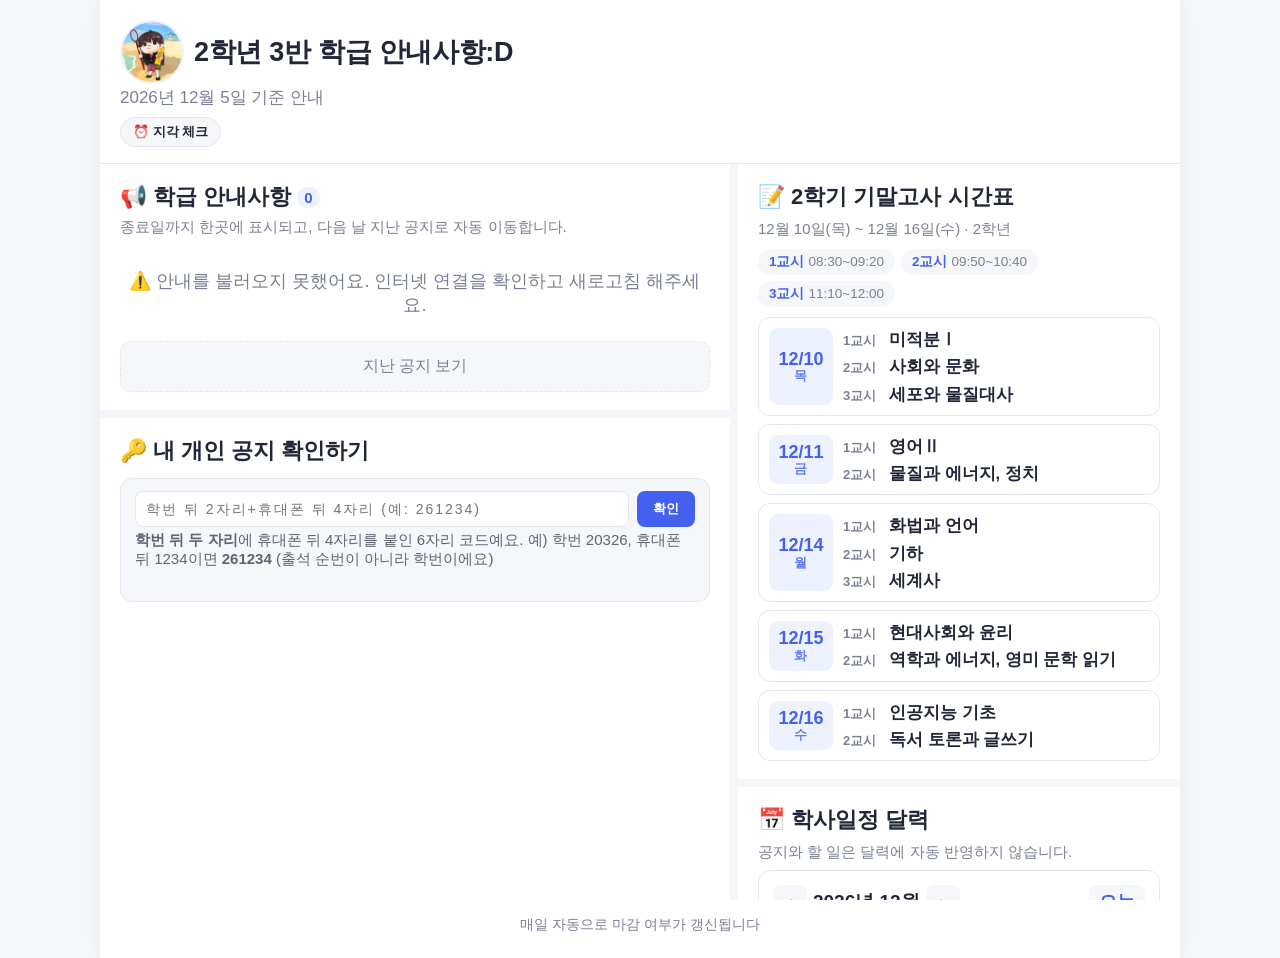
<file: index.html>
<!DOCTYPE html>
<html lang="ko">
<head>
<meta charset="UTF-8">
<meta name="viewport" content="width=device-width, initial-scale=1.0">
<title>2학년 3반 학급 안내사항</title>
<style>
  :root{
    --primary:#4361ee;
    --primary-light:#eef1ff;
    --danger:#e63946;
    --warning:#f4a261;
    --success:#2a9d8f;
    --gray-bg:#f6f7fb;
    --border:#e5e7f0;
    --text:#222639;
    --text-sub:#7a7f95;
  }
  *{box-sizing:border-box;}
  body{
    margin:0;
    font-family:'Pretendard','Apple SD Gothic Neo','Malgun Gothic',sans-serif;
    background:var(--gray-bg);
    color:var(--text);
  }
  .app{
    max-width:480px;
    margin:0 auto;
    min-height:100vh;
    background:#fff;
    box-shadow:0 0 24px rgba(0,0,0,0.06);
    display:flex;
    flex-direction:column;
  }
  header{
    padding:20px 20px 16px;
    border-bottom:1px solid var(--border);
    position:sticky;
    top:0;
    background:#fff;
    z-index:10;
  }
  header .title-row{
    display:flex;
    align-items:center;
    gap:10px;
  }
  header .app-icon{
    width:52px;
    height:52px;
    border-radius:50%;
    object-fit:cover;
    object-position:center center;
    flex-shrink:0;
    border:2px solid var(--primary-light);
  }
  header .title{
    font-size:19px;
    font-weight:800;
    letter-spacing:-0.3px;
  }
  header .sub{
    font-size:13px;
    color:var(--text-sub);
    margin-top:2px;
  }
  /* 지각 체커 입구. 비밀번호 없이는 아무것도 열리지 않는다. */
  header .late-btn{
    display:inline-block;
    margin-top:8px;
    padding:5px 12px;
    border:1px solid var(--border);
    border-radius:999px;
    background:var(--gray-bg);
    color:var(--text);
    font-size:13px;
    font-weight:700;
    text-decoration:none;
  }
  header .late-btn:hover{border-color:var(--primary);color:var(--primary);}

  section{padding:18px 20px;}
  section + section{border-top:8px solid var(--gray-bg);}

  /* 2단 배치: 좁은 화면은 지금처럼 한 줄로 쌓이고,
     넓은 화면에서만 왼쪽=공지, 오른쪽=고사 시간표·학급 시간표·학사일정으로 나뉜다. */
  .content-grid{display:flex;flex-direction:column;}
  .main-column,.side-column{display:flex;flex-direction:column;min-width:0;}
  .side-column{border-top:8px solid var(--gray-bg);}
  .main-column > section:first-child{border-top:none;}
  @media (min-width:940px){
    .app{max-width:1080px;}
    .content-grid{
      display:grid;
      grid-template-columns:minmax(0,1.4fr) minmax(380px,1fr);
      align-items:start;
    }
    .side-column{
      border-top:none;
      border-left:8px solid var(--gray-bg);
      /* 화면을 내려도 시간표·달력·학습링크가 따라온다.
         내용이 화면보다 길면 이 칸 안에서만 스크롤된다. */
      position:sticky;
      top:var(--header-h,76px);          /* 고정 헤더 아래에 붙인다 */
      align-self:start;
      max-height:calc(100vh - var(--header-h,76px));
      overflow-y:auto;
      overscroll-behavior:contain;
    }
    .side-column::-webkit-scrollbar{width:8px;}
    .side-column::-webkit-scrollbar-thumb{background:var(--gray-bg);border-radius:8px;}
    .side-column > section:first-child{border-top:none;}

  }
  /* 학습링크: 학생이 바로 들어갈 수 있는 학습 앱 모음 */
  .link-list{display:flex;flex-direction:column;gap:8px;}
  .link-card{
    display:flex;
    align-items:center;
    gap:10px;
    padding:12px 14px;
    border:1px solid var(--border);
    border-radius:12px;
    text-decoration:none;
    color:inherit;
    background:#fff;
  }
  .link-card:hover{border-color:var(--primary);background:var(--gray-bg);}
  .link-card .link-emoji{font-size:20px;line-height:1;}
  .link-card .link-text{min-width:0;}
  .link-card .link-name{display:block;font-size:14px;font-weight:700;}
  .link-card .link-desc{display:block;font-size:12px;color:var(--text-sub);margin-top:2px;}
  .link-card .link-arrow{margin-left:auto;color:var(--text-sub);font-size:14px;}

  .section-title{
    font-size:15px;
    font-weight:700;
    margin-bottom:12px;
    display:flex;
    align-items:center;
    gap:6px;
  }
  .section-title .badge{
    font-size:11px;
    background:var(--primary-light);
    color:var(--primary);
    padding:2px 7px;
    border-radius:10px;
    font-weight:600;
  }
  .section-title .badge.unread{
    background:#ffe3e5;
    color:var(--danger);
  }

  /* 개인 코드 확인 영역 */
  .identity-box{
    border:1px solid var(--border);
    border-radius:12px;
    padding:12px 14px;
    margin-bottom:14px;
    background:var(--gray-bg);
  }
  .identity-box .id-label{
    font-size:12.5px;
    font-weight:700;
    margin-bottom:8px;
  }
  .identity-row{display:flex; gap:8px;}
  .identity-row input{
    flex:1;
    min-width:0;
    border:1px solid var(--border);
    border-radius:8px;
    padding:9px 10px;
    font-size:14px;
    letter-spacing:2px;
  }
  .identity-row button{
    background:var(--primary);
    color:#fff;
    border:none;
    border-radius:8px;
    padding:0 16px;
    font-size:13px;
    font-weight:600;
    cursor:pointer;
    flex-shrink:0;
  }
  .identity-msg{
    font-size:11.5px;
    color:var(--danger);
    margin-top:6px;
    min-height:14px;
  }
  .identity-chip{
    display:flex;
    align-items:center;
    justify-content:space-between;
    font-size:13px;
  }
  .identity-chip b{color:var(--primary);}
  .identity-chip button{
    background:#fff;
    border:1px solid var(--border);
    border-radius:8px;
    padding:5px 10px;
    font-size:12px;
    cursor:pointer;
    flex-shrink:0;
  }

  /* 오늘의 안내 */
  .notice-card{
    border:1px solid var(--border);
    border-radius:12px;
    padding:13px 14px;
    margin-bottom:10px;
    position:relative;
    display:flex;
    gap:10px;
    align-items:flex-start;
  }
  .notice-card.urgent{border-color:#ffd2d6;background:#fff7f7;}
  .notice-card.done .ntitle{color:var(--text-sub);}
  .notice-checkbox{
    width:20px;
    height:20px;
    flex-shrink:0;
    margin-top:2px;
    cursor:pointer;
    accent-color:var(--primary);
  }
  .checkbox-placeholder{
    width:20px;
    height:20px;
    flex-shrink:0;
    margin-top:2px;
    display:flex;
    align-items:center;
    justify-content:center;
    color:var(--text-sub);
    font-size:11px;
    border:1px dashed var(--border);
    border-radius:5px;
    cursor:not-allowed;
  }
  .notice-body{flex:1; min-width:0;}
  .notice-card .ntitle{
    font-size:14px;
    font-weight:700;
    margin-bottom:4px;
    display:flex;
    align-items:center;
    gap:6px;
    flex-wrap:wrap;
  }
  .notice-card .ntitle .tag{
    font-size:10px;
    padding:2px 6px;
    border-radius:6px;
    font-weight:700;
  }
  .tag.all{background:#e8eefc;color:var(--primary);}
  .tag.personal{background:#fff1e6;color:var(--warning);}
  .tag.urgent{background:#ffe3e5;color:var(--danger);}
  .notice-card .ncontent{
    font-size:13px;
    color:#4a4e63;
    line-height:1.5;
  }
  .notice-text + .notice-table-wrap,.notice-table-wrap + .notice-text{margin-top:9px;}
  .notice-table-wrap{max-width:100%;overflow-x:auto;border:1px solid var(--border);border-radius:9px;background:#fff;}
  .notice-table{width:100%;min-width:360px;border-collapse:collapse;font-size:12px;white-space:nowrap;}
  .notice-table th,.notice-table td{padding:7px 8px;border-right:1px solid var(--border);border-bottom:1px solid var(--border);text-align:center;}
  .notice-table th{background:var(--primary-light);color:var(--primary);font-weight:700;}
  .notice-table th:last-child,.notice-table td:last-child{border-right:0;}
  .notice-table tbody tr:last-child td{border-bottom:0;}
  .notice-card .ndate{
    font-size:11px;
    color:var(--text-sub);
    margin-top:6px;
  }
  .notice-card .unread-dot{
    width:7px;
    height:7px;
    border-radius:50%;
    background:var(--danger);
    display:inline-block;
    flex-shrink:0;
  }
  .tag.new{background:#ffe3e5;color:var(--danger);}

  /* 오늘의 안내: 날짜 이동 */
  .notice-datenav{
    display:flex;
    align-items:center;
    gap:6px;
    margin-bottom:12px;
  }
  .notice-datenav button.nd-arrow{
    border:none;
    background:var(--gray-bg);
    width:28px;height:28px;
    border-radius:8px;
    cursor:pointer;
    font-size:14px;
    flex-shrink:0;
  }
  .notice-datenav .nd-label{
    font-size:13px;
    font-weight:700;
    cursor:pointer;
    padding:4px 8px;
    border-radius:8px;
    flex:1;
    text-align:center;
    white-space:nowrap;
  }
  .notice-datenav .nd-label:hover{background:var(--gray-bg);}
  .notice-datenav .nd-label .nd-badge{
    font-size:11px;
    font-weight:700;
    color:var(--primary);
    margin-left:5px;
  }
  .notice-datenav .nd-input{
    font-size:13px;
    font-weight:700;
    border:1px solid var(--border);
    border-radius:8px;
    padding:3px 6px;
    color:var(--text);
    flex:1;
  }

  .notice-subheader{
    font-size:11.5px;
    font-weight:700;
    color:var(--text-sub);
    margin:14px 0 8px;
    padding-top:10px;
    border-top:1px dashed var(--border);
  }

  .archive-toggle{
    width:100%;
    text-align:center;
    padding:10px;
    margin-top:4px;
    background:var(--gray-bg);
    border:1px dashed var(--border);
    border-radius:10px;
    font-size:12.5px;
    color:var(--text-sub);
    cursor:pointer;
  }
  .archive-toggle:hover{background:#eceefa;}
  #archiveList{margin-top:10px;display:none;}
  .notice-card.archived{opacity:0.75;}

  /* 상담 일정 달력(학급 시간표 위) — 학생 상담 앱의 남은 예약을 주 단위로, 번호만 */
  #counselTodaySection .ct-intro{font-size:12px;color:var(--text-sub);margin:-4px 0 10px;}
  .cc-week + .cc-week{margin-top:12px;}
  .cc-range{font-size:12px;font-weight:700;color:var(--text);margin-bottom:5px;}
  .cc-table-wrap{border:1px solid var(--border);border-radius:9px;overflow:hidden;background:#fff;}
  .cc-table{width:100%;table-layout:fixed;border-collapse:collapse;font-size:12px;}
  .cc-table th,.cc-table td{padding:7px 2px;text-align:center;border-right:1px solid var(--border);border-bottom:1px solid var(--border);line-height:1.2;word-break:keep-all;}
  .cc-table th:last-child,.cc-table td:last-child{border-right:0;}
  .cc-table tbody tr:last-child th,.cc-table tbody tr:last-child td{border-bottom:0;}
  .cc-table thead th{background:var(--primary-light);color:var(--primary);font-weight:700;}
  .cc-table thead th.cc-corner{width:66px;}
  .cc-table thead th.today{background:var(--primary);color:#fff;}
  .cc-table small{display:block;margin-top:2px;font-size:10px;font-weight:500;}
  .cc-table thead th.today small{color:#fff;}
  .cc-table tbody th{background:#f8f9fd;color:var(--text);font-size:11px;font-weight:700;}
  .cc-table tbody th small{color:var(--text-sub);font-size:9.5px;}
  .cc-table td.today{background:#fff8e1;}
  .cc-num{display:block;font-size:14px;font-weight:800;color:var(--primary);}
  .cc-num.now{color:#7a5200;}
  .cc-num.done,.cc-num.past{opacity:.5;}
  .cc-num.done{text-decoration:line-through;}

  /* 학급 시간표(달력 위 고정) — 가로 스크롤 없이 한눈에 */
  #timetableSection .tt-intro{font-size:12px;color:var(--text-sub);margin:-4px 0 10px;}
  #classTimetable .notice-text{font-size:11.5px;color:#4a4e63;line-height:1.5;}
  #classTimetable .notice-text + .notice-table-wrap{margin-top:0;}
  #classTimetable .notice-table-wrap{overflow-x:visible;border:1px solid var(--border);border-radius:9px;}
  #classTimetable .notice-table{width:100%;min-width:0;table-layout:fixed;font-size:10.5px;white-space:normal;}
  #classTimetable .notice-table th,#classTimetable .notice-table td{padding:5px 2px;word-break:keep-all;line-height:1.2;}
  #classTimetable .notice-table th:first-child,#classTimetable .notice-table td:first-child{width:24px;color:var(--text-sub);}
  #classTimetable .notice-table td{color:var(--text);}

  /* 고사 시간표(학급 시간표 위) — 하루 한 줄 카드: 왼쪽 날짜, 오른쪽 교시별 과목 */
  #examSection .exam-intro{font-size:12px;color:var(--text-sub);margin:-4px 0 10px;}
  .exam-times{display:flex;flex-wrap:wrap;gap:6px;margin:0 0 10px;}
  .exam-times span{font-size:11px;color:var(--text-sub);background:var(--gray-bg);border-radius:999px;padding:3px 9px;}
  .exam-times b{color:var(--primary);font-weight:700;margin-right:4px;}
  .exam-days{display:flex;flex-direction:column;gap:8px;}
  .exam-day{display:flex;align-items:stretch;gap:10px;padding:10px;border:1px solid var(--border);border-radius:12px;background:#fff;}
  .exam-date{flex:0 0 52px;display:flex;flex-direction:column;align-items:center;justify-content:center;border-radius:9px;background:var(--primary-light);color:var(--primary);line-height:1.15;}
  .exam-date b{font-size:15px;font-weight:800;}
  .exam-date span{font-size:11px;font-weight:600;opacity:.8;}
  .exam-subjects{flex:1;min-width:0;display:flex;flex-direction:column;justify-content:center;gap:5px;margin:0;padding:0;list-style:none;}
  .exam-subjects li{display:flex;align-items:baseline;gap:8px;font-size:13.5px;font-weight:600;color:var(--text);word-break:keep-all;overflow-wrap:anywhere;line-height:1.35;}
  .exam-subjects .p{flex:0 0 auto;font-size:11px;font-weight:700;color:var(--text-sub);min-width:30px;}
  .exam-day.today{border-color:var(--primary);box-shadow:0 0 0 2px rgba(67,97,238,.15);}
  .exam-day.today .exam-date{background:var(--primary);color:#fff;}
  .exam-day.past{opacity:.45;}

  /* 달력 */
  .calendar{
    border:1px solid var(--border);
    border-radius:12px;
    padding:14px;
  }
  .cal-header{
    display:flex;
    align-items:center;
    justify-content:space-between;
    margin-bottom:10px;
    gap:8px;
  }
  .cal-nav{
    display:flex;
    align-items:center;
    gap:6px;
  }
  .cal-header button{
    border:none;
    background:var(--gray-bg);
    width:28px;height:28px;
    border-radius:8px;
    cursor:pointer;
    font-size:14px;
    flex-shrink:0;
  }
  .today-btn{
    border:1px solid var(--border);
    background:#fff;
    color:var(--primary);
    font-size:11.5px;
    font-weight:700;
    width:auto !important;
    padding:0 10px;
    height:28px;
    border-radius:8px;
    cursor:pointer;
    flex-shrink:0;
  }
  .cal-header .ym{font-size:14px;font-weight:700;cursor:pointer;}
  .month-jump-input{
    font-size:14px;
    font-weight:700;
    border:1px solid var(--border);
    border-radius:8px;
    padding:3px 6px;
    color:var(--text);
  }
  .cal-grid{
    display:grid;
    grid-template-columns:repeat(7,1fr);
    gap:4px;
    text-align:center;
  }
  .cal-grid .dow{
    font-size:11px;
    color:var(--text-sub);
    padding-bottom:4px;
  }
  .cal-day{
    position:relative;
    min-height:38px;
    height:auto;
    display:flex;
    align-items:center;
    justify-content:center;
    font-size:12.5px;
    border-radius:8px;
    cursor:default;
    color:var(--text);
    padding:3px 1px;
  }
  .cal-day.has-label{
    flex-direction:column;
    gap:1px;
  }
  .cal-day .day-label{
    font-size:7px;
    line-height:1.1;
    font-weight:700;
    white-space:nowrap;
    max-width:100%;
    overflow:hidden;
    text-overflow:ellipsis;
  }
  .cal-day.empty{visibility:hidden;}
  .cal-day.today{background:var(--primary);color:#fff;font-weight:700;}
  .cal-day .dot{
    position:absolute;
    bottom:4px;
    width:5px;height:5px;
    border-radius:50%;
    background:var(--danger);
  }
  .cal-day.has-event:not(.today){background:var(--primary-light);}
  .cal-day.has-event{cursor:pointer;}
  .cal-day.selected{outline:2px solid var(--primary);}

  .cal-day.sunday{color:var(--danger);}
  .cal-day.saturday{color:#2b6cb0;}
  .cal-day.holiday{color:var(--danger); font-weight:700;}
  .cal-day.range-holiday:not(.today){background:#ffe3e5;}
  .cal-day.range-exam:not(.today){background:#fff3b0;}
  .cal-day.range-prep:not(.today){background:#e3f2fd;}
  .cal-day.range-vacation{background:#eceef2; color:#b4b8c4; cursor:default;}
  .cal-day.today{background:var(--primary) !important; color:#fff !important; font-weight:700;}

  .day-detail{
    margin-top:12px;
    padding:12px 14px;
    background:var(--gray-bg);
    border-radius:10px;
    display:none;
  }
  .day-detail .dd-title{
    font-size:13px;
    font-weight:700;
    margin-bottom:6px;
  }
  .day-detail ul{
    margin:0;
    padding-left:18px;
    font-size:12.5px;
    color:#4a4e63;
    line-height:1.6;
  }

  .legend{
    display:flex;
    flex-wrap:wrap;
    gap:8px 12px;
    margin-top:10px;
    font-size:10.5px;
    color:var(--text-sub);
  }
  .legend span{display:flex;align-items:center;gap:4px;}
  .legend i{width:9px;height:9px;border-radius:3px;background:var(--danger);display:inline-block;}
  .legend i.holiday{background:#ffe3e5;border:1px solid #ffc2c8;}
  .legend i.exam{background:#fff3b0;border:1px solid #f0dc7a;}
  .legend i.prep{background:#e3f2fd;border:1px solid #bfe0fa;}
  .legend i.vacation{background:#eceef2;border:1px solid #d8dae0;}
  .legend i.sat,.legend i.sun{
    width:auto;height:auto;border-radius:0;background:none;border:none;
    font-weight:700;font-style:normal;font-size:11px;
  }
  .legend i.sat{color:#2b6cb0;}
  .legend i.sun{color:var(--danger);}

  .section-sub{
    font-size:11.5px;
    color:var(--text-sub);
    margin:-6px 0 12px;
  }

  .cal-note{font-size:12px;color:var(--text-sub);margin:-4px 0 8px;}
  .identity-hint{font-size:12px;opacity:.7;margin-top:4px;}

  .empty-state{
    text-align:center;
    color:var(--text-sub);
    font-size:13px;
    padding:20px 0;
  }
  footer{
    padding:16px 20px 24px;
    text-align:center;
    font-size:11px;
    color:var(--text-sub);
  }
  /* 글씨 크기 확대는 기본 규칙보다 뒤에 와야 이긴다(같은 특이도는 나중 규칙 우선). */
  @media (min-width:940px){
  /* 교실 TV·빔프로젝터로 띄우는 화면이라 뒷자리에서도 읽히게 글씨를 키운다.
     모바일(940px 미만)은 손에 들고 보므로 기존 크기 그대로 둔다. */
  header .title{font-size:27px;}
  header .sub{font-size:17px;}
  header .app-icon{width:64px;height:64px;}

  .section-title{font-size:22px;}
  .section-title .badge{font-size:15px;}
  .section-sub{font-size:15px;}
  .empty-state{font-size:18px;}
  .archive-toggle{font-size:16px;padding:14px;}

  .notice-card .ntitle{font-size:21px;}
  .notice-card .ntitle .tag{font-size:13px;padding:3px 8px;}
  .notice-card .ncontent{font-size:19px;}
  .notice-card .ndate{font-size:15px;}
  .notice-table{font-size:16px;}

  #examSection .exam-intro,#timetableSection .tt-intro{font-size:15px;}
  #counselTodaySection .ct-intro{font-size:15px;}
  .cc-range{font-size:15px;}
  .cc-table{font-size:15px;}
  .cc-table thead th.cc-corner{width:96px;}
  .cc-table small{font-size:12px;}
  .cc-table tbody th{font-size:14px;}
  .cc-table tbody th small{font-size:12px;}
  .cc-num{font-size:19px;}
  .exam-times span{font-size:13.5px;padding:4px 11px;}
  .exam-date{flex-basis:64px;}
  .exam-date b{font-size:18px;}
  .exam-date span{font-size:13px;}
  .exam-subjects li{font-size:16.5px;}
  .exam-subjects .p{font-size:13px;min-width:38px;}
  #classTimetable .notice-table{font-size:14.5px;}
  #classTimetable .notice-text{font-size:15px;}

  .cal-note{font-size:15px;}
  .cal-header .ym{font-size:19px;}
  .today-btn{font-size:15px;height:34px;}
  .cal-header button{width:34px;height:34px;font-size:18px;}
  .cal-grid .dow{font-size:14px;}
  .cal-day{font-size:17px;min-height:48px;}
  .cal-day .day-label{font-size:10px;}
  .legend{font-size:13.5px;}
  .legend i.sat,.legend i.sun{font-size:14px;}
  .day-detail .dd-title{font-size:17px;}
  .day-detail ul{font-size:16px;}

  .identity-hint{font-size:15px;}
  footer{font-size:14px;}
  }
</style>
</head>
<body>
<div class="app">

  <header>
    <div class="title-row">
      <img class="app-icon" src="snack_icon_full.png" alt="">
      <div class="title">2학년 3반 학급 안내사항:D</div>
    </div>
    <div class="sub" id="headerDate">-</div>
    <a class="late-btn" href="late/">⏰ 지각 체크</a>
  </header>

  <div class="content-grid">
   <div class="main-column">

  <section>
    <div class="section-title">📢 학급 안내사항 <span class="badge" id="noticeCount">0</span></div>
    <div class="section-sub">종료일까지 한곳에 표시되고, 다음 날 지난 공지로 자동 이동합니다.</div>
    <div id="noticeList"></div>
    <button class="archive-toggle" id="archiveToggle" onclick="toggleArchive()">지난 공지 보기</button>
    <div id="archiveList"></div>
  </section>

  <section>
    <div class="section-title">🔑 내 개인 공지 확인하기</div>
    <div class="identity-box" id="identityBox"></div>
  </section>

   </div><!-- /main-column -->

   <aside class="side-column">

  <section id="examSection" style="display:none">
    <div class="section-title" id="examTitle">📝 고사 시간표</div>
    <div class="exam-intro" id="examIntro"></div>
    <div id="examSchedule"></div>
  </section>

  <section id="counselTodaySection" style="display:none">
    <div class="section-title">💬 상담 일정</div>
    <div class="ct-intro">내 번호를 찾아 시간에 맞춰 상담실로 와 주세요. 시간이 어려우면 미리 선생님께 알려 주세요.</div>
    <div id="counselCalendar"></div>
  </section>

  <section id="timetableSection" style="display:none">
    <div class="section-title">🗓️ 2학기 학급 시간표</div>
    <div class="tt-intro">선택(A~D) 시간에 갈 교실은 개인 코드 로그인 후 ‘내 개인 공지’에서 확인하세요.</div>
    <div id="classTimetable"></div>
  </section>

  <section>
    <div class="section-title">📅 학사일정 달력</div>
    <div class="cal-note">공지와 할 일은 달력에 자동 반영하지 않습니다.</div>
    <div class="calendar">
      <div class="cal-header">
        <div class="cal-nav">
          <button onclick="changeMonth(-1)">‹</button>
          <div class="ym" id="calYm" onclick="openMonthJump()"></div>
          <input type="month" id="monthJumpInput" class="month-jump-input" style="display:none"
            onchange="jumpToMonth(this.value)" onblur="hideMonthJump()">
          <button onclick="changeMonth(1)">›</button>
        </div>
        <button class="today-btn" onclick="goToToday()">오늘</button>
      </div>
      <div class="cal-grid" id="calGrid"></div>
      <div class="legend">
        <span><i class="sat">토</i> 토요일</span>
        <span><i class="sun">일</i> 일요일·공휴일</span>
        <span><i class="exam"></i> 고사기간</span>
        <span><i class="prep"></i> 집중준비기간</span>
        <span><i class="vacation"></i> 방학주간</span>
      </div>
      <div class="day-detail" id="dayDetail">
        <div class="dd-title" id="dayDetailTitle"></div>
        <ul id="dayDetailList"></ul>
      </div>
    </div>
  </section>

  <section id="recordSection" style="display:none">
    <div class="section-title">📝 생기부 기재 링크</div>
    <div class="section-sub">정해진 기간에만 열려요. 기간 안에 꼭 기입하세요.</div>
    <div class="link-list" id="recordLinks"></div>
  </section>

  <section>
    <div class="section-title">📅 예약링크</div>
    <div class="section-sub">상담 시간을 예약할 수 있어요.</div>
    <div class="link-list" id="bookingLinks"></div>
  </section>

  <section>
    <div class="section-title">🔗 학습링크</div>
    <div class="section-sub">공부에 쓰는 앱을 바로 열 수 있어요.</div>
    <div class="link-list" id="studyLinks"></div>
  </section>

  <!-- 교실 컴퓨터를 호출 화면에 연결할 때 쓰는 입구. 코드 없이는 아무것도 열리지 않는다. -->
  <section>
    <div class="section-title">🔧 관리자 링크</div>
    <div class="section-sub">선생님이 교실 컴퓨터를 설정할 때 써요.</div>
    <div class="link-list">
      <a class="link-card" href="board/">
        <span class="link-emoji" aria-hidden="true">🔔</span>
        <span class="link-text">
          <span class="link-name">호출 연결</span>
          <span class="link-desc">호출키를 한 번 넣으면 이 기기에 호출 칸이 떠요</span>
        </span>
        <span class="link-arrow" aria-hidden="true">›</span>
      </a>
    </div>
  </section>

   </aside><!-- /side-column -->
  </div><!-- /content-grid -->

  <footer>매일 자동으로 마감 여부가 갱신됩니다</footer>
</div>

<script src="data.js?v=20261126-record2"></script>
<script src="config.js"></script>
<script src="notice-logic.js?v=20260916-endsoon1"></script>
<script src="notice-content.js?v=20260817-tt2"></script>
<script src="student-code.js?v=20260816-code1"></script>
<!-- 호출 칸은 교실 화면 코드가 저장된 기기에서만 그려진다(학생 기기엔 안 뜸) -->
<script src="call-feed.js?v=20260928-connect3"></script>
<script src="board-panel.js?v=20260928-connect3"></script>
<!-- 상담 일정 달력: 학생 상담 앱 예약 피드(번호·시간만) -->
<script src="counsel-today.js?v=20261110-fallback2"></script>
<script>
let currentStudent = null;
let calDate = new Date();

function fmtDate(d){
  const y=d.getFullYear(), m=String(d.getMonth()+1).padStart(2,'0'), day=String(d.getDate()).padStart(2,'0');
  return `${y}-${m}-${day}`;
}
function escapeHtml(value){
  return String(value ?? '')
    .replaceAll('&','&amp;').replaceAll('<','&lt;').replaceAll('>','&gt;')
    .replaceAll('"','&quot;').replaceAll("'",'&#039;');
}
function todayStr(){ return fmtDate(new Date()); }
function shiftDateStr(dateStr, delta){
  const d = new Date(dateStr + 'T00:00:00');
  d.setDate(d.getDate() + delta);
  return fmtDate(d);
}
function labelDate(dateStr){
  const d = new Date(dateStr + 'T00:00:00');
  const wd = ['일','월','화','수','목','금','토'][d.getDay()];
  return `${d.getMonth()+1}월 ${d.getDate()}일 (${wd})`;
}

/* ===================== 개인 코드 확인 ===================== */
const MYCODE_KEY = 'classNoticeApp_myCode';
/* 구글시트 문지기(Apps Script) 웹앱 엔드포인트. 개인정보(이름·코드·명단)는 여기서 안 나옴. */
const SHEET_API = window.CLASS_NOTICE_CONFIG.apiUrl;

/* 공지/할일은 서버에서 받아온다(정적 data.js가 아님). */
let notices = [];

/* 개인 코드는 반드시 두 자리 번호 + 휴대폰 뒤 4자리의 정확한 6자리다. */
function normalizeCode(raw){
  return ClassNoticeStudentCode.normalize(raw);
}

/* 서버(구글시트 문지기)에서 공지/할일을 가져온다.
   code가 있으면 전체+본인 것, 없거나 틀리면 전체만. 대상 필터는 서버가 처리. */
async function loadData(code){
  const url = SHEET_API + (code ? ('?code=' + encodeURIComponent(code)) : '');
  const r = await fetch(url);
  if(!r.ok) throw new Error('서버 응답 오류 (' + r.status + ')');
  const d = await r.json();
  if(!d || !d.ok) throw new Error('데이터 형식 오류');
  notices = Array.isArray(d.notices) ? d.notices : [];
  currentStudent = d.student ? { id: d.student.num, name: d.student.name } : null;
  return d;
}

/* 불러오기 실패를 조용히 넘기지 않고 화면에 알린다(가짜 데이터로 대체하지 않음). */
function showConnError(){
  const nl = document.getElementById('noticeList');
  if(nl) nl.innerHTML = '<div class="empty-state">⚠️ 안내를 불러오지 못했어요. 인터넷 연결을 확인하고 새로고침 해주세요.</div>';
}

async function submitCode(){
  const input = document.getElementById('codeInput');
  const msg = document.getElementById('identityMsg');
  const raw = input ? input.value.trim() : '';
  if(!raw){ if(msg) msg.textContent = '코드를 입력해주세요.'; return; }
  const code = normalizeCode(raw);
  if(!code){ if(msg) msg.textContent = '학번 뒤 2자리와 휴대폰 뒤 4자리를 합친 숫자 6자리를 입력해주세요.'; return; }
  if(msg) msg.textContent = '확인 중…';
  try{
    await loadData(code);
  }catch(e){
    if(msg) msg.textContent = '연결에 실패했어요. 잠시 후 다시 시도해주세요.';
    return;
  }
  if(!currentStudent){
    if(msg) msg.textContent = '코드가 올바르지 않아요. 다시 확인해주세요.';
    renderAll();  // 전체 안내는 그대로 보여줌
    return;
  }
  localStorage.setItem(MYCODE_KEY, code);
  renderIdentityBox();
  renderAll();
}

async function logoutIdentity(){
  currentStudent = null;
  localStorage.removeItem(MYCODE_KEY);
  try{ await loadData(''); renderIdentityBox(); renderAll(); }
  catch(e){ renderIdentityBox(); showConnError(); }
}

function renderIdentityBox(){
  const box = document.getElementById('identityBox');
  if(currentStudent){
    box.innerHTML = `
      <div class="identity-chip">
        <span>🔓 <b>${escapeHtml(currentStudent.name)}</b> 학생 개인 안내 확인 중</span>
        <button onclick="logoutIdentity()">전환</button>
      </div>
    `;
  } else {
    box.innerHTML = `
      <div class="identity-row">
        <input type="text" id="codeInput" placeholder="학번 뒤 2자리+휴대폰 뒤 4자리 (예: 261234)" maxlength="6" inputmode="numeric" pattern="[0-9]{6}"
          onkeydown="if(event.key==='Enter') submitCode()">
        <button onclick="submitCode()">확인</button>
      </div>
      <div class="identity-hint"><b>학번 뒤 두 자리</b>에 휴대폰 뒤 4자리를 붙인 6자리 코드예요. 예) 학번 20326, 휴대폰 뒤 1234이면 <b>261234</b> (출석 순번이 아니라 학번이에요)</div>
      <div class="identity-msg" id="identityMsg"></div>
    `;
  }
}

function renderAll(){
  selectedDate = null;
  const detail = document.getElementById('dayDetail');
  if(detail) detail.style.display = 'none';
  renderClassTimetable();
  renderNotices();
  renderCalendar();
}

/* ===================== 공지사항 ===================== */
/* 학급 시간표 공지는 일반 목록이 아니라 달력 위 고정 영역에 표시한다. */
function isTimetableNotice(n){
  return n && n.audience==='all' && typeof n.title==='string' && n.title.indexOf('학급 시간표') !== -1;
}
function noticesForStudent(){
  return notices
    .filter(n => !isTimetableNotice(n))
    .filter(n => n.audience==='all' || (currentStudent && n.audience===currentStudent.id));
}

/* 달력 위에 고정 표시되는 학급 시간표 */
function renderClassTimetable(){
  const section = document.getElementById('timetableSection');
  const holder = document.getElementById('classTimetable');
  if(!section || !holder) return;
  const tt = notices.find(isTimetableNotice);
  if(tt && tt.content){
    holder.innerHTML = ClassNoticeContent.render(tt.content);
    section.style.display = 'block';
  } else {
    holder.innerHTML = '';
    section.style.display = 'none';
  }
}

/* 학사일정 달력 아래 예약링크·학습링크. 목록은 data.js의 bookingLinks·studyLinks에서 읽는다.
   외부 앱이라 새 탭으로 열고, 링크에서 이 사이트를 만지지 못하게 막는다. */
function renderStudyLinks(){
  renderRecordLinks();
  renderLinkList('bookingLinks', typeof bookingLinks !== 'undefined' ? bookingLinks : [], '예약링크');
  renderLinkList('studyLinks', typeof studyLinks !== 'undefined' ? studyLinks : [], '학습링크');
}

/* 생기부 기재 링크 — data.js의 recordLinks. opensAt(yyyy-MM-ddTHH:mm) 전과 closesAt(그날 포함)이 지나면 숨긴다. */
function renderRecordLinks(){
  const section = document.getElementById('recordSection');
  if(!section) return;
  const list = (typeof recordLinks !== 'undefined' && Array.isArray(recordLinks)) ? recordLinks : [];
  const now = new Date();
  const active = list.filter(link => {
    if(link.opensAt && now < new Date(link.opensAt + ':00+09:00')) return false;
    if(link.closesAt && now > new Date(link.closesAt + 'T23:59:59+09:00')) return false;
    return true;
  });
  section.style.display = active.length ? 'block' : 'none';
  if(active.length) renderLinkList('recordLinks', active, '생기부 기재 링크');
}

function renderLinkList(holderId, list, label){
  const holder = document.getElementById(holderId);
  if(!holder) return;
  const links = Array.isArray(list) ? list : [];
  if(!links.length){
    holder.innerHTML = `<div class="empty-state">아직 등록된 ${label}가 없어요</div>`;
    return;
  }
  holder.innerHTML = links.map((link) => `
    <a class="link-card" href="${escapeHtml(link.url)}" target="_blank" rel="noopener noreferrer">
      <span class="link-emoji" aria-hidden="true">${escapeHtml(link.emoji || '🔗')}</span>
      <span class="link-text">
        <span class="link-name">${escapeHtml(link.name || '')}</span>
        ${link.desc ? `<span class="link-desc">${escapeHtml(link.desc)}</span>` : ''}
      </span>
      <span class="link-arrow" aria-hidden="true">›</span>
    </a>`).join('');
}

/* 학급 시간표 위에 표시되는 고사 시간표. data.js의 examSchedules에서 2학년 열만 쓴다.
   시험 마지막 날이 지나면 다음 고사가 입력될 때까지 숨긴다. */
const CLASS_GRADE = 2;
function renderExamSchedule(){
  const section = document.getElementById('examSection');
  const holder = document.getElementById('examSchedule');
  if(!section || !holder) return;
  const list = (typeof examSchedules !== 'undefined' && Array.isArray(examSchedules)) ? examSchedules : [];
  const today = todayStr();
  const exam = list.find(e => e.end >= today);
  if(!exam){
    holder.innerHTML = '';
    section.style.display = 'none';
    return;
  }
  const gi = CLASS_GRADE - 1;
  const WD = ['일','월','화','수','목','금','토'];
  const md = d => `${Number(d.slice(5,7))}월 ${Number(d.slice(8,10))}일(${WD[new Date(d+'T00:00:00').getDay()]})`;
  // 교시 시간은 맨 위에 한 번만 보여 주고, 날짜마다 2학년 과목만 교시와 함께 적는다.
  const times = [];
  exam.days.forEach(d => d.slots.forEach((slot, i) => {
    if(!times[i] && slot.grades[gi]) times[i] = slot;
  }));
  const timeChips = times.map((slot, i) => slot
    ? `<span><b>${i+1}교시</b>${escapeHtml(slot.start)}~${escapeHtml(slot.end)}</span>` : '').join('');
  const days = exam.days.map(d => {
    const items = d.slots.map((slot, i) => slot.grades[gi]
      ? `<li><span class="p">${i+1}교시</span><span>${escapeHtml(slot.grades[gi])}</span></li>` : '').join('');
    if(!items) return '';
    const cls = d.date === today ? ' today' : (d.date < today ? ' past' : '');
    const wd = WD[new Date(d.date+'T00:00:00').getDay()];
    return `<div class="exam-day${cls}"><div class="exam-date"><b>${Number(d.date.slice(5,7))}/${Number(d.date.slice(8,10))}</b><span>${wd}</span></div><ul class="exam-subjects">${items}</ul></div>`;
  }).join('');
  document.getElementById('examTitle').textContent = `📝 ${exam.title} 시간표`;
  document.getElementById('examIntro').textContent = `${md(exam.start)} ~ ${md(exam.end)} · ${CLASS_GRADE}학년`;
  holder.innerHTML = `<div class="exam-times">${timeChips}</div><div class="exam-days">${days}</div>`;
  section.style.display = 'block';
}

function pastNotices(){
  return ClassNoticeLogic.splitNotices(noticesForStudent(), todayStr()).past;
}
function currentNotices(){
  return ClassNoticeLogic.splitNotices(noticesForStudent(), todayStr()).current;
}

/* 학생이 안내를 확인했는지(읽음) 여부 - 이 브라우저에만 저장됨 */
const READ_KEY = 'classNoticeApp_readNotices';
function loadReadMap(){
  try{ return JSON.parse(localStorage.getItem(READ_KEY)) || {}; }
  catch(e){ return {}; }
}
function saveReadMap(map){
  localStorage.setItem(READ_KEY, JSON.stringify(map));
}
function isNoticeRead(studentId, noticeId){
  const map = loadReadMap();
  return !!(map[studentId] && map[studentId][noticeId]);
}
function toggleNoticeRead(studentId, noticeId){
  const map = loadReadMap();
  if(!map[studentId]) map[studentId] = {};
  const newState = !map[studentId][noticeId];
  map[studentId][noticeId] = newState;
  saveReadMap(map);
  renderNotices();
  if(archiveOpen){
    const archiveEl = document.getElementById('archiveList');
    archiveEl.innerHTML = pastNotices().map(n => noticeCardHtml(n, {archived:true})).join('');
  }

  const student = currentStudent;
  const notice = notices.find(n => n.id === noticeId);
  if(student && notice){
    submitResponse('공지', notice.id, newState ? '확인' : '확인취소');
  }
}

function noticeCardHtml(n, opts){
  opts = opts || {};
  const identified = !!currentStudent;
  const read = identified && isNoticeRead(currentStudent.id, n.id);
  const unread = identified && !read;
  const checkboxHtml = identified
    ? `<input type="checkbox" class="notice-checkbox" ${read?'checked':''} onchange='toggleNoticeRead(${JSON.stringify(currentStudent.id)}, ${JSON.stringify(n.id)})'>`
    : `<span class="checkbox-placeholder" title="개인 코드 입력 후 확인 체크 가능">✓</span>`;
  const endDate = ClassNoticeLogic.noticeEndDate(n);
  const dateText = endDate && endDate !== n.date
    ? `안내 ${n.date} · ${endDate}까지`
    : `안내 ${n.date}`;
  return `
    <div class="notice-card ${n.urgent?'urgent':''} ${opts.archived?'archived':''} ${read?'done':''}">
      ${checkboxHtml}
      <div class="notice-body">
        <div class="ntitle">
          ${unread?'<span class="unread-dot"></span>':''}
          ${escapeHtml(n.title)}
          <span class="tag ${n.audience==='all'?'all':'personal'}">${n.audience==='all'?'전체':'개인'}</span>
          ${n.urgent?'<span class="tag urgent">중요</span>':''}
          ${unread?'<span class="tag new">안읽음</span>':''}
        </div>
        ${n.content ? `<div class="ncontent">${ClassNoticeContent.render(n.content)}</div>` : ''}
        <div class="ndate">${escapeHtml(dateText)}</div>
      </div>
    </div>
  `;
}

function renderNotices(){
  const current = currentNotices();
  const identified = !!currentStudent;
  const unreadCount = identified ? current.filter(n => !isNoticeRead(currentStudent.id, n.id)).length : 0;
  const badge = document.getElementById('noticeCount');
  badge.textContent = unreadCount>0 ? `안읽음 ${unreadCount}` : `${current.length}`;
  badge.className = 'badge' + (unreadCount>0 ? ' unread' : '');

  const el = document.getElementById('noticeList');
  el.innerHTML = current.length
    ? current.map(n => noticeCardHtml(n)).join('')
    : '<div class="empty-state">현재 확인할 안내사항이 없어요</div>';

  const past = pastNotices();
  const toggleBtn = document.getElementById('archiveToggle');
  toggleBtn.textContent = `지난 공지 보기 (${past.length})`;
  toggleBtn.style.display = past.length===0 ? 'none' : 'block';
  if(archiveOpen){
    const archiveEl = document.getElementById('archiveList');
    archiveEl.innerHTML = past.map(n => noticeCardHtml(n, {archived:true})).join('');
  }
}

let archiveOpen = false;
function toggleArchive(){
  archiveOpen = !archiveOpen;
  const archiveEl = document.getElementById('archiveList');
  const toggleBtn = document.getElementById('archiveToggle');
  if(archiveOpen){
    const past = pastNotices();
    archiveEl.innerHTML = past.map(n => noticeCardHtml(n, {archived:true})).join('');
    archiveEl.style.display = 'block';
    toggleBtn.textContent = '지난 공지 숨기기';
  } else {
    archiveEl.style.display = 'none';
    toggleBtn.textContent = `지난 공지 보기 (${pastNotices().length})`;
  }
}

/* 확인/완료 응답은 같은 Apps Script의 앱_학생응답 시트에 기록한다. */
function submitResponse(itemType, itemId, response){
  const code = localStorage.getItem(MYCODE_KEY) || '';
  if(!code) return;
  fetch(SHEET_API, {
    method:'POST',
    headers:{'Content-Type':'text/plain;charset=utf-8'},
    body:JSON.stringify({action:'recordResponse', code, itemType, itemId, response})
  }).catch(()=>{});
}

/* ===================== 달력 ===================== */
function holidayTitle(dateStr){
  if(typeof holidays === 'undefined') return null;
  const h = holidays.find(x => x.date === dateStr);
  return h ? h.title : null;
}

function dowOf(dateStr){
  return new Date(dateStr + 'T00:00:00').getDay();
}

function specialRangeFor(dateStr){
  if(typeof specialRanges === 'undefined') return null;
  const r = specialRanges.find(r => dateStr >= r.start && dateStr <= r.end);
  if(!r) return null;
  if(r.type === 'exam'){
    const dow = dowOf(dateStr);
    if(dow === 0 || dow === 6) return null; // 고사기간은 주말 제외
  }
  return r;
}

function vacationRangeFor(dateStr){
  if(typeof vacationRanges === 'undefined') return null;
  return vacationRanges.find(r => dateStr >= r.start && dateStr <= r.end) || null;
}

// 실제로 회색 처리해야 하는지 여부 (weekdayOnly면 주말/공휴일은 회색 제외)
function isGreyedOut(dateStr){
  const v = vacationRangeFor(dateStr);
  if(!v) return false;
  if(v.weekdayOnly){
    const dow = dowOf(dateStr);
    if(dow === 0 || dow === 6) return false;
    if(holidayTitle(dateStr)) return false;
  }
  return true;
}

function academicEventDates(){
  // 달력은 data.js의 학사일정만 사용한다. 공지·할 일은 별도 요청 없이 합치지 않는다.
  const dates = new Set();
  if(typeof calendarEvents !== 'undefined'){
    calendarEvents.forEach(e=>dates.add(e.date));
  }
  if(typeof holidays !== 'undefined'){
    holidays.forEach(h=>dates.add(h.date));
  }
  if(typeof specialRanges !== 'undefined'){
    specialRanges.forEach(r=>{
      let d = r.start;
      while(d <= r.end){
        const dow = dowOf(d);
        const skipWeekend = r.type === 'exam' && (dow === 0 || dow === 6);
        if(!skipWeekend) dates.add(d);
        d = fmtDate(new Date(new Date(d).getTime() + 86400000));
      }
    });
  }
  // 회색(방학/정리기간) 처리되는 날짜는 일정 표시에서 제외
  [...dates].forEach(d=>{ if(isGreyedOut(d)) dates.delete(d); });
  return dates;
}

let selectedDate = null;
function showDayDetail(dateStr){
  if(isGreyedOut(dateStr)) return;
  selectedDate = dateStr;
  renderCalendar();

  const items = [];
  const holiday = holidayTitle(dateStr);
  if(holiday) items.push(`🔴 [공휴일] ${holiday}`);
  const range = specialRangeFor(dateStr);
  if(range) items.push(`🏫 ${range.title}`);
  if(typeof calendarEvents !== 'undefined'){
    calendarEvents.filter(e=>e.date===dateStr).forEach(e=>items.push(`🏫 ${e.title}`));
  }
  const detail = document.getElementById('dayDetail');
  const title = document.getElementById('dayDetailTitle');
  const list = document.getElementById('dayDetailList');
  const d = new Date(dateStr);
  title.textContent = `${d.getMonth()+1}월 ${d.getDate()}일 학사일정`;
  list.innerHTML = items.length
    ? items.map(i=>`<li>${escapeHtml(i)}</li>`).join('')
    : '<li>등록된 학사일정이 없어요</li>';
  detail.style.display = 'block';
}

function changeMonth(diff){
  calDate.setMonth(calDate.getMonth()+diff);
  selectedDate = null;
  document.getElementById('dayDetail').style.display = 'none';
  renderCalendar();
}

function goToToday(){
  calDate = new Date();
  const t = todayStr();
  if(isGreyedOut(t)){
    selectedDate = null;
    document.getElementById('dayDetail').style.display = 'none';
    renderCalendar();
  } else {
    showDayDetail(t);
  }
}

function openMonthJump(){
  const input = document.getElementById('monthJumpInput');
  const label = document.getElementById('calYm');
  const y = calDate.getFullYear(), m = String(calDate.getMonth()+1).padStart(2,'0');
  input.value = `${y}-${m}`;
  label.style.display = 'none';
  input.style.display = 'inline-block';
  input.focus();
  if(input.showPicker){ try{ input.showPicker(); }catch(e){} }
}

function hideMonthJump(){
  document.getElementById('monthJumpInput').style.display = 'none';
  document.getElementById('calYm').style.display = 'block';
}

function jumpToMonth(value){
  if(!value) { hideMonthJump(); return; }
  const [y,m] = value.split('-').map(Number);
  calDate = new Date(y, m-1, 1);
  selectedDate = null;
  document.getElementById('dayDetail').style.display = 'none';
  hideMonthJump();
  renderCalendar();
}

function renderCalendar(){
  const y = calDate.getFullYear(), m = calDate.getMonth();
  document.getElementById('calYm').textContent = `${y}년 ${m+1}월`;

  const dows = ['일','월','화','수','목','금','토'];
  const firstDay = new Date(y,m,1).getDay();
  const lastDate = new Date(y,m+1,0).getDate();
  const eventDates = academicEventDates();
  const today = todayStr();

  let html = dows.map(d=>`<div class="dow">${d}</div>`).join('');
  for(let i=0;i<firstDay;i++){ html += `<div class="cal-day empty"></div>`; }
  for(let d=1; d<=lastDate; d++){
    const dateStr = fmtDate(new Date(y,m,d));
    const dow = new Date(y,m,d).getDay();
    const isToday = dateStr===today;
    const isSelected = dateStr===selectedDate;
    const holidayObj = (typeof holidays !== 'undefined') ? holidays.find(h=>h.date===dateStr) : null;
    const greyedOut = isGreyedOut(dateStr);
    const range = specialRangeFor(dateStr);
    const hasEvent = !greyedOut && eventDates.has(dateStr);
    const alwaysEvent = (!greyedOut && typeof calendarEvents !== 'undefined')
      ? calendarEvents.find(e => e.date===dateStr && e.alwaysShow)
      : null;
    const shortLabel = greyedOut ? '' : (holidayObj ? (holidayObj.short || holidayObj.title) : (alwaysEvent ? (alwaysEvent.short || alwaysEvent.title) : ''));

    let classes = ['cal-day'];
    if(isToday) classes.push('today');
    if(isSelected) classes.push('selected');
    if(shortLabel) classes.push('has-label');
    if(greyedOut){
      classes.push('range-vacation');
    } else {
      if(dow===0) classes.push('sunday');
      if(dow===6) classes.push('saturday');
      if(holidayObj) classes.push('holiday');
      if(holidayObj) classes.push('range-holiday');
      else if(range && range.type==='exam') classes.push('range-exam');
      else if(range && range.type==='prep') classes.push('range-prep');
      else if(hasEvent) classes.push('has-event');
    }

    const clickAttr = (hasEvent && !greyedOut) ? `onclick="showDayDetail('${dateStr}')"` : '';
    const dot = (hasEvent && !isToday && !greyedOut && !shortLabel) ? '<span class="dot"></span>' : '';
    const labelHtml = shortLabel ? `<span class="day-label">${shortLabel}</span>` : '';
    html += `<div class="${classes.join(' ')}" ${clickAttr}>${d}${labelHtml}${dot}</div>`;
  }
  document.getElementById('calGrid').innerHTML = html;
}

/* 헤더가 sticky라, 같이 고정되는 오른쪽 칸의 top을 헤더 높이에 맞춰 둔다.
   글씨 크기·화면 폭에 따라 헤더가 두 줄이 되기도 해서 실제 높이를 재서 쓴다. */
function trackHeaderHeight(){
  const header = document.querySelector('header');
  if(!header) return;
  const apply = () => document.documentElement.style
    .setProperty('--header-h', `${Math.round(header.getBoundingClientRect().height)}px`);
  apply();
  if(typeof ResizeObserver !== 'undefined') new ResizeObserver(apply).observe(header);
  else window.addEventListener('resize', apply);
}

/* ===================== 시작 ===================== */
async function init(){
  const now = new Date();
  document.getElementById('headerDate').textContent =
    `${now.getFullYear()}년 ${now.getMonth()+1}월 ${now.getDate()}일 기준 안내`;
  renderCalendar();      // 달력은 정적 data.js라 항상 표시
  renderExamSchedule();  // 고사 시간표도 정적 data.js라 네트워크와 무관하게 표시
  renderStudyLinks();    // 학습링크도 정적 data.js
  trackHeaderHeight();   // 고정된 오른쪽 칸이 헤더에 가리지 않도록
  renderIdentityBox();   // 로그인 입력창을 즉시 표시(네트워크 대기 전)
  const savedCode = localStorage.getItem(MYCODE_KEY) || '';
  try{
    await loadData(savedCode);
    renderIdentityBox();
    renderClassTimetable();
    renderNotices();
  }catch(e){
    currentStudent = null;
    renderIdentityBox();
    showConnError();
  }
}
init();
</script>
</body>
</html>
</file>
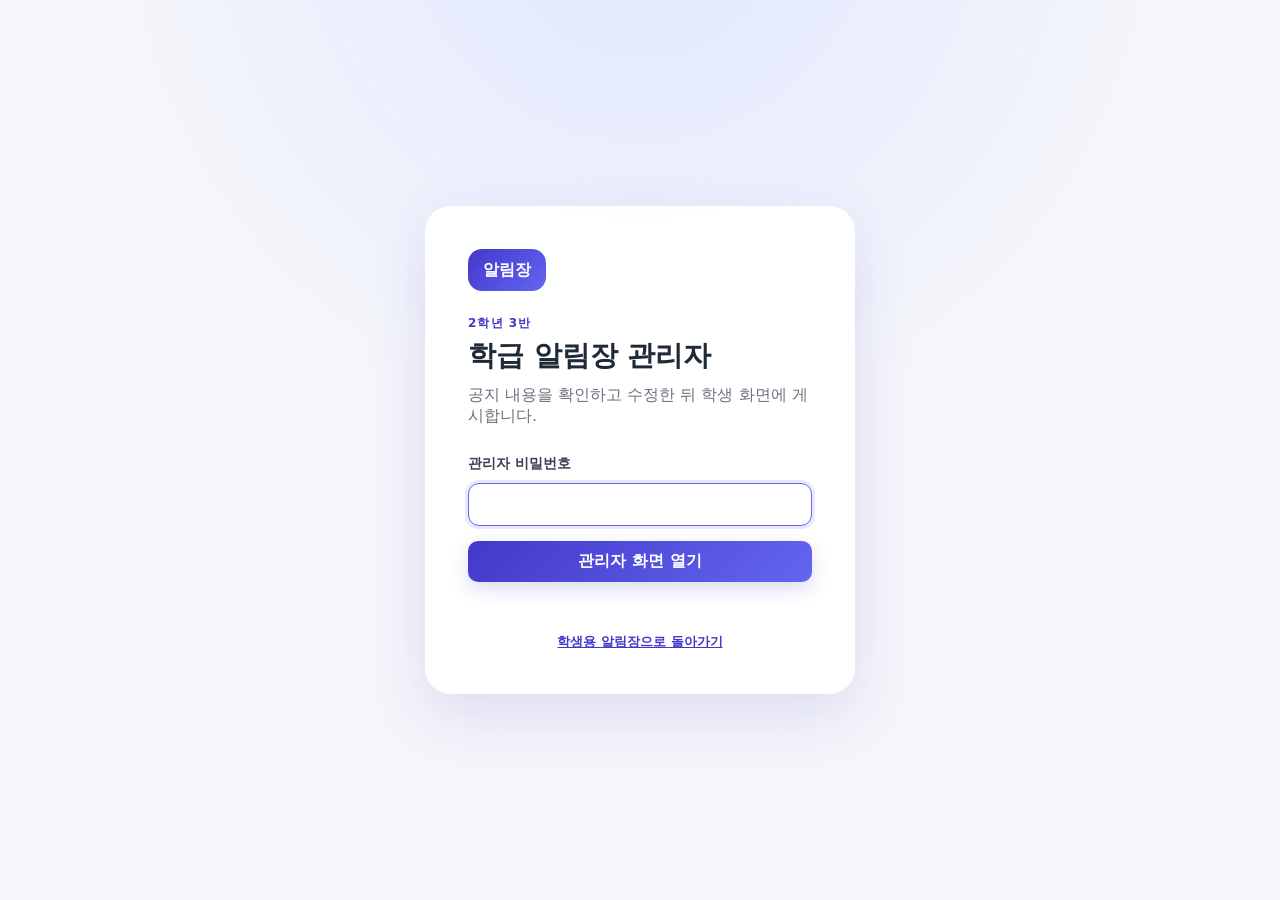
<file: admin/index.html>
<!doctype html>
<html lang="ko">
<head>
  <meta charset="utf-8">
  <meta name="viewport" content="width=device-width, initial-scale=1">
  <meta name="theme-color" content="#4338ca">
  <title>학급 알림장 관리자</title>
  <link rel="icon" href="../snack_icon_full.png">
  <link rel="stylesheet" href="admin.css?v=20260917-schedule">
</head>
<body>
  <div id="toast" class="toast" role="status" aria-live="polite"></div>

  <main id="loginView" class="login-shell">
    <section class="login-card">
      <div class="brand-mark">알림장</div>
      <p class="eyebrow">2학년 3반</p>
      <h1>학급 알림장 관리자</h1>
      <p class="muted">공지 내용을 확인하고 수정한 뒤 학생 화면에 게시합니다.</p>
      <form id="loginForm" class="login-form">
        <label for="passwordInput">관리자 비밀번호</label>
        <input id="passwordInput" type="password" autocomplete="current-password" required autofocus>
        <button class="primary full" type="submit">관리자 화면 열기</button>
      </form>
      <p id="loginError" class="form-error" role="alert"></p>
      <a class="text-link" href="../">학생용 알림장으로 돌아가기</a>
    </section>
  </main>

  <div id="adminView" class="app hidden">
    <header class="topbar">
      <div>
        <p class="eyebrow">2학년 3반</p>
        <h1>학급 알림장 관리자</h1>
      </div>
      <nav class="top-actions" aria-label="바로가기">
        <a href="../" target="_blank" rel="noopener">학생 화면</a>
        <a id="plannerLink" href="#" target="_blank" rel="noopener">개인 알림장</a>
        <button id="logoutBtn" class="ghost" type="button">로그아웃</button>
      </nav>
    </header>

    <section class="dashboard" aria-label="공지 현황">
      <article><span>검토 대기</span><strong id="reviewCount">0</strong></article>
      <article><span>게시 중</span><strong id="publishedCount">0</strong></article>
      <article><span>보류</span><strong id="holdCount">0</strong></article>
      <article><span>종료</span><strong id="endedCount">0</strong></article>
    </section>

    <section class="setup-banner hidden" id="studentSetupBanner">
      <div><strong>학생 개인 코드 설정이 필요합니다.</strong><p id="studentSetupText">활성 학생과 개인 코드를 확인해주세요.</p></div>
      <a id="studentSheetLink" target="_blank" rel="noopener">앱_학생목록 열기</a>
    </section>

    <section class="workspace">
      <div class="section-heading">
        <div>
          <p class="eyebrow">게시 관리</p>
          <h2>공지사항</h2>
          <p id="syncText" class="muted">데이터를 불러오는 중입니다.</p>
        </div>
        <button id="newNoticeBtn" class="primary" type="button">+ 공지 직접 추가</button>
      </div>

      <div class="filters" role="tablist" aria-label="공지 상태 필터">
        <button class="filter active" data-status="all" type="button">전체</button>
        <button class="filter" data-status="검토대기" type="button">검토 대기</button>
        <button class="filter" data-status="게시됨" type="button">게시 중</button>
        <button class="filter" data-status="보류" type="button">보류</button>
        <button class="filter" data-status="종료됨" type="button">종료</button>
      </div>

      <div id="noticeList" class="notice-list"></div>
      <div id="emptyState" class="empty hidden">
        <div>📭</div>
        <strong>표시할 공지가 없습니다.</strong>
        <p>개인 알림장에서 내용을 보내거나 직접 공지를 추가해보세요.</p>
      </div>
    </section>
  </div>

  <dialog id="noticeDialog">
    <form id="noticeForm" method="dialog">
      <div class="dialog-heading">
        <div>
          <p class="eyebrow">공지 편집</p>
          <h2 id="dialogTitle">공지 직접 추가</h2>
        </div>
        <button id="closeDialogBtn" class="icon-btn" type="button" aria-label="닫기">×</button>
      </div>
      <input id="noticeId" type="hidden">

      <div class="field-grid two">
        <label>공개 범위
          <select id="scopeInput">
            <option value="학급전체">학급 전체</option>
            <option value="학생개별">학생 개별</option>
          </select>
        </label>
        <label>형식
          <select id="typeInput">
            <option value="공지">공지</option>
            <option value="할일">할 일</option>
          </select>
        </label>
      </div>

      <fieldset id="studentField" class="student-field hidden">
        <legend>대상 학생</legend>
        <div id="studentChoices" class="student-choices"></div>
        <p class="help">여러 학생을 선택할 수 있습니다. 게시할 때 최소 한 명이 필요합니다.</p>
      </fieldset>

      <label>제목
        <input id="titleInput" maxlength="120" required placeholder="학생 화면에 표시할 제목">
      </label>
      <label>내용
        <textarea id="contentInput" rows="6" placeholder="안내 내용을 입력하세요."></textarea>
      </label>

      <div class="field-grid two">
        <label>안내일
          <input id="noticeDateInput" type="date" required>
        </label>
        <label>안내 종료일 (해당일까지 표시)
          <input id="dueDateInput" type="date">
        </label>
      </div>
      <label>게시 예약 (선택)
        <input id="startsAtInput" type="datetime-local" step="60">
        <span class="field-hint">비워두면 게시하는 즉시 공개됩니다. 시각을 넣고 ‘게시하기’를 누르면 그 시각부터 학생 화면에 나타납니다.</span>
      </label>
      <label class="check-line">
        <input id="urgentInput" type="checkbox">
        <span>긴급 표시</span>
      </label>

      <p id="formError" class="form-error" role="alert"></p>
      <div class="dialog-actions">
        <button id="cancelDialogBtn" class="ghost" type="button">취소</button>
        <button id="saveNoticeBtn" class="primary" type="submit">검토 대기로 저장</button>
      </div>
    </form>
  </dialog>

  <script src="../config.js"></script>
  <script src="admin.js?v=20260917-schedule"></script>
</body>
</html>
</file>
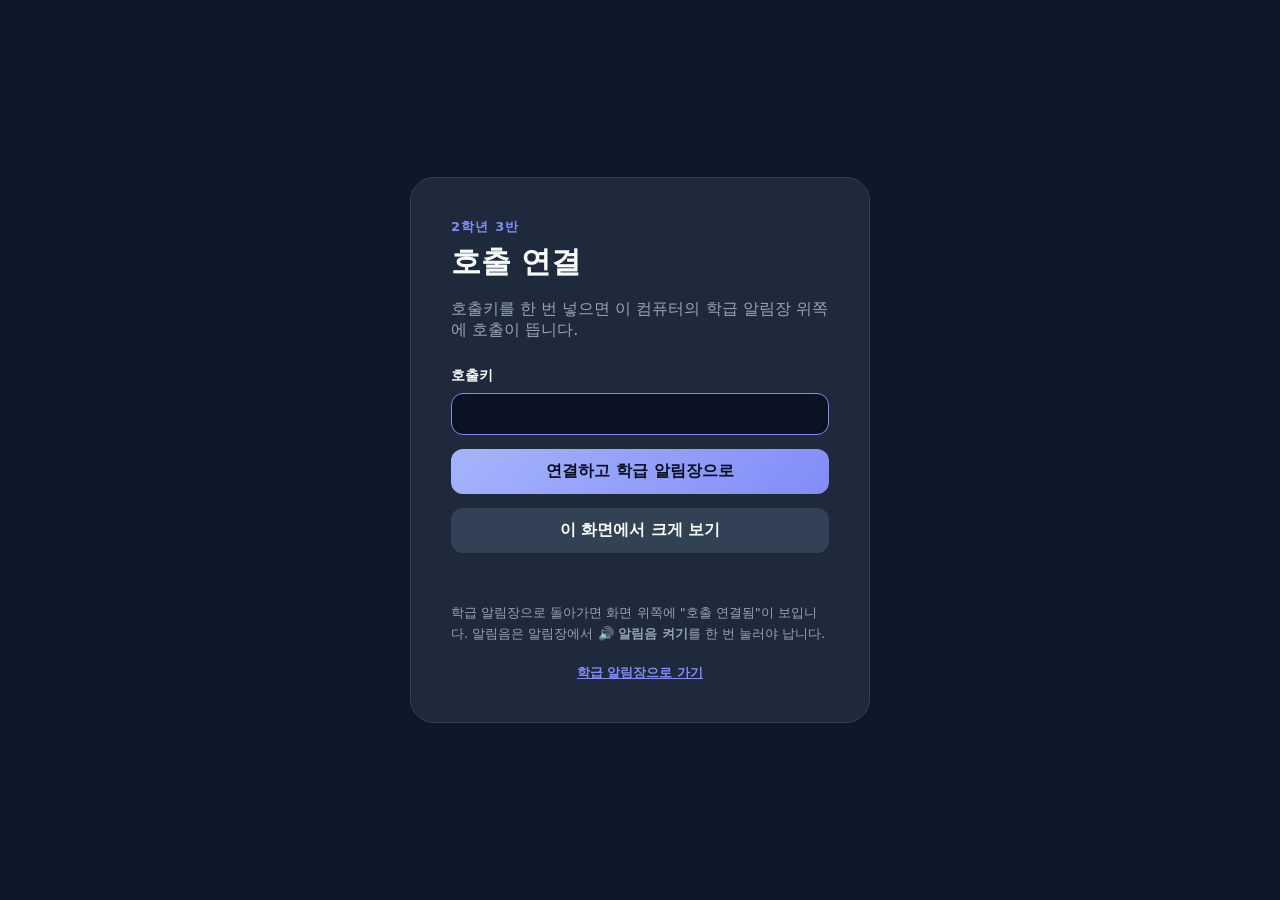
<file: board/index.html>
<!doctype html>
<html lang="ko">
<head>
  <meta charset="utf-8">
  <meta name="viewport" content="width=device-width, initial-scale=1">
  <meta name="theme-color" content="#0f172a">
  <title>2학년 3반 교실 화면</title>
  <link rel="icon" href="../snack_icon_full.png">
  <link rel="stylesheet" href="board.css?v=20260928-connect1">
</head>
<body>
  <main id="setupView" class="setup-shell">
    <section class="setup-card">
      <p class="eyebrow">2학년 3반</p>
      <h1>호출 연결</h1>
      <p class="muted">호출키를 한 번 넣으면 이 컴퓨터의 학급 알림장 위쪽에 호출이 뜹니다.</p>

      <!-- 이미 연결된 기기에서 다시 들어왔을 때 -->
      <div id="connectedBox" class="connected-box hidden">
        <p class="connected-mark">✅ 이 컴퓨터는 호출에 연결되어 있어요</p>
        <a class="primary full button-link" href="../">학급 알림장으로 가기</a>
        <button id="disconnectBtn" class="ghost full" type="button">연결 해제</button>
      </div>

      <form id="setupForm" class="setup-form">
        <label for="keyInput">호출키
          <input id="keyInput" type="password" autocomplete="off" required autofocus>
        </label>
        <button class="primary full" type="submit">연결하고 학급 알림장으로</button>
        <button id="boardOnlyBtn" class="ghost full" type="button">이 화면에서 크게 보기</button>
      </form>
      <p id="setupError" class="form-error" role="alert"></p>
      <p class="hint">학급 알림장으로 돌아가면 화면 위쪽에 "호출 연결됨"이 보입니다.
        알림음은 알림장에서 <b>🔊 알림음 켜기</b>를 한 번 눌러야 납니다.</p>
      <a class="text-link" href="../">학급 알림장으로 가기</a>
    </section>
  </main>

  <div id="boardView" class="board hidden">
    <header class="board-top">
      <div>
        <p class="eyebrow">2학년 3반</p>
        <h1>호출</h1>
      </div>
      <div class="board-meta">
        <span id="clock" class="clock">--:--</span>
        <span id="status" class="status">연결 확인 중</span>
        <button id="notifyBtn" class="ghost hidden" type="button">알림 켜기</button>
      </div>
    </header>

    <section id="callList" class="call-list" aria-live="polite" aria-label="호출 목록"></section>

    <section id="emptyState" class="empty">
      <p class="empty-mark">호출 없음</p>
      <p class="muted">선생님이 부르시면 이 화면에 크게 뜹니다.</p>
    </section>

    <footer class="board-foot">
      <span id="doneList" class="done-list"></span>
    </footer>
  </div>

  <script src="../config.js?v=20260923-board1"></script>
  <script src="../call-feed.js?v=20260928-connect3"></script>
  <script src="board.js?v=20260928-connect4"></script>
</body>
</html>
</file>
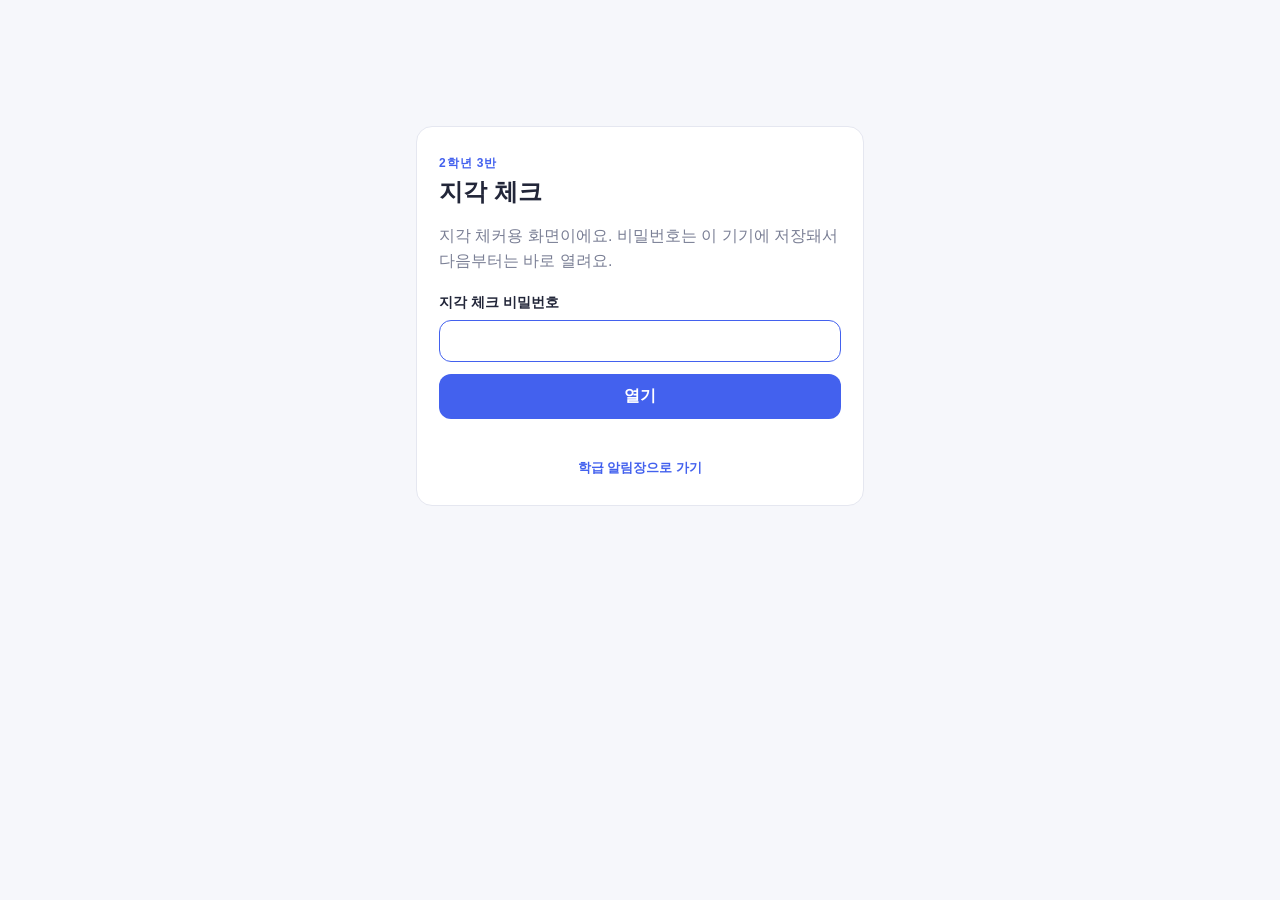
<file: late/index.html>
<!doctype html>
<html lang="ko">
<head>
  <meta charset="utf-8">
  <meta name="viewport" content="width=device-width, initial-scale=1">
  <meta name="theme-color" content="#4361ee">
  <title>2학년 3반 지각 체크</title>
  <link rel="icon" href="../snack_icon_full.png">
  <link rel="stylesheet" href="late.css?v=20261006-late3">
</head>
<body>
  <main id="setupView" class="shell">
    <section class="card setup">
      <p class="eyebrow">2학년 3반</p>
      <h1>지각 체크</h1>
      <p class="muted">지각 체커용 화면이에요. 비밀번호는 이 기기에 저장돼서 다음부터는 바로 열려요.</p>
      <form id="setupForm" class="setup-form">
        <label for="keyInput">지각 체크 비밀번호
          <input id="keyInput" type="password" autocomplete="off" required autofocus>
        </label>
        <button class="primary full" type="submit">열기</button>
      </form>
      <p id="setupError" class="form-error" role="alert"></p>
      <a class="text-link" href="../">학급 알림장으로 가기</a>
    </section>
  </main>

  <main id="mainView" class="shell hidden">
    <header class="top">
      <div>
        <p class="eyebrow">2학년 3반</p>
        <h1>지각 체크</h1>
      </div>
      <span id="status" class="status">불러오는 중</span>
    </header>

    <section class="card">
      <div class="date-row">
        <button id="prevDay" class="ghost icon" type="button" aria-label="전날">‹</button>
        <div class="date-label">
          <b id="dateLabel">-</b>
          <button id="todayBtn" class="link-btn" type="button">오늘로</button>
        </div>
        <button id="nextDay" class="ghost icon" type="button" aria-label="다음 날">›</button>
      </div>
      <p class="muted small">지각한 친구 번호를 누르세요. 한 번 더 누르면 취소돼요.</p>
      <div id="numberGrid" class="number-grid" aria-label="번호 선택"></div>
      <p id="daySummary" class="summary"></p>
    </section>

    <section class="card">
      <h2>🧺 목요일 분리수거</h2>
      <p class="muted small">수요일 아침에 지각 순서대로 <b id="perWeek">2</b>명이 정해지고 학급 알림장에 공지돼요. 분리수거를 마친 친구는 완료를 눌러주세요.</p>
      <p class="legend"><span class="pill plan">예정</span> <span class="pill duty-on">당번</span> <span class="pill ok">완료 ✓</span> <span class="pill miss">못 함</span></p>
      <div id="dutyList" class="duty-list"></div>
    </section>

    <p class="foot">
      <a class="text-link" href="../">학급 알림장</a>
      <button id="forgetBtn" class="link-btn" type="button">이 기기에서 비밀번호 지우기</button>
    </p>
  </main>

  <script src="../config.js"></script>
  <script src="late.js?v=20261006-late3"></script>
</body>
</html>
</file>
<file: admin/admin.css>
:root {
  color-scheme: light;
  --ink: #1f2937;
  --muted: #6b7280;
  --line: #e5e7eb;
  --panel: #ffffff;
  --bg: #f5f6fb;
  --brand: #4338ca;
  --brand-2: #6366f1;
  --danger: #b91c1c;
  font-family: Pretendard, "Noto Sans KR", system-ui, -apple-system, sans-serif;
}
* { box-sizing: border-box; }
body { margin: 0; color: var(--ink); background: var(--bg); }
button, input, textarea, select { font: inherit; }
button, a { -webkit-tap-highlight-color: transparent; }
.hidden { display: none !important; }
.eyebrow { margin: 0 0 5px; color: var(--brand); font-size: 12px; font-weight: 800; letter-spacing: .09em; text-transform: uppercase; }
.muted { color: var(--muted); }
.login-shell { min-height: 100vh; display: grid; place-items: center; padding: 24px; background: radial-gradient(circle at 50% -10%, #e0e7ff, transparent 45%), var(--bg); }
.login-card { width: min(100%, 430px); padding: 42px; border: 1px solid rgba(255,255,255,.8); border-radius: 26px; background: rgba(255,255,255,.94); box-shadow: 0 20px 60px rgba(55,48,163,.13); }
.brand-mark { display: inline-grid; place-items: center; height: 42px; padding: 0 15px; margin-bottom: 24px; border-radius: 14px; background: linear-gradient(135deg, var(--brand), var(--brand-2)); color: #fff; font-weight: 900; }
h1, h2, p { margin-top: 0; }
.login-card h1 { margin-bottom: 10px; font-size: 28px; }
.login-form { display: grid; gap: 10px; margin-top: 28px; }
label { display: grid; gap: 7px; color: #374151; font-size: 14px; font-weight: 700; }
input, textarea, select { width: 100%; border: 1px solid #d1d5db; border-radius: 11px; padding: 11px 12px; color: var(--ink); background: #fff; outline: none; }
input:focus, textarea:focus, select:focus { border-color: var(--brand-2); box-shadow: 0 0 0 3px rgba(99,102,241,.14); }
textarea { resize: vertical; line-height: 1.6; }
button { border: 0; border-radius: 10px; padding: 10px 15px; font-weight: 800; cursor: pointer; }
button:disabled { opacity: .55; cursor: wait; }
.primary { color: #fff; background: linear-gradient(135deg, var(--brand), var(--brand-2)); box-shadow: 0 7px 18px rgba(67,56,202,.18); }
.ghost { color: #4b5563; background: #eef0f5; }
.full { width: 100%; margin-top: 5px; }
.text-link { display: block; margin-top: 22px; color: var(--brand); text-align: center; font-size: 13px; font-weight: 700; }
.form-error { min-height: 20px; margin: 9px 0 0; color: var(--danger); font-size: 13px; }
.app { min-height: 100vh; }
.topbar { display: flex; align-items: center; justify-content: space-between; gap: 24px; max-width: 1180px; margin: auto; padding: 28px 28px 19px; }
.topbar h1 { margin: 0; font-size: 26px; }
.top-actions { display: flex; align-items: center; gap: 9px; }
.top-actions a { padding: 9px 12px; border-radius: 10px; color: #4b5563; background: #fff; text-decoration: none; font-size: 13px; font-weight: 800; }
.dashboard { display: grid; grid-template-columns: repeat(4, 1fr); gap: 14px; max-width: 1180px; margin: auto; padding: 0 28px 20px; }
.dashboard article { display: flex; justify-content: space-between; align-items: end; min-height: 100px; padding: 21px; border: 1px solid var(--line); border-radius: 17px; background: var(--panel); box-shadow: 0 7px 25px rgba(31,41,55,.04); }
.dashboard span { color: var(--muted); font-size: 13px; font-weight: 700; }
.dashboard strong { color: var(--brand); font-size: 30px; line-height: 1; }
.setup-banner { display: flex; align-items: center; justify-content: space-between; gap: 16px; max-width: 1124px; margin: 0 auto 18px; padding: 16px 18px; border: 1px solid #f4c879; border-radius: 14px; background: #fff8e9; color: #7c4b10; }
.setup-banner p { margin: 5px 0 0; font-size: 12px; }
.setup-banner a { padding: 9px 12px; border-radius: 9px; background: #7c4b10; color: #fff; font-size: 12px; font-weight: 800; text-decoration: none; white-space: nowrap; }
.workspace { max-width: 1180px; min-height: 500px; margin: 0 auto 40px; padding: 28px; border: 1px solid var(--line); border-radius: 20px; background: var(--panel); box-shadow: 0 12px 40px rgba(31,41,55,.05); }
.section-heading { display: flex; justify-content: space-between; gap: 20px; align-items: start; }
.section-heading h2 { margin-bottom: 5px; font-size: 23px; }
.section-heading .muted { margin: 0; font-size: 13px; }
.filters { display: flex; gap: 7px; margin: 24px 0 18px; overflow-x: auto; }
.filter { flex: 0 0 auto; padding: 8px 13px; color: #6b7280; background: #f3f4f6; font-size: 13px; }
.filter.active { color: #fff; background: var(--brand); }
.notice-list { display: grid; gap: 11px; }
.notice-card { display: grid; grid-template-columns: minmax(0, 1fr) auto; gap: 18px; padding: 19px; border: 1px solid var(--line); border-left: 4px solid #c7d2fe; border-radius: 14px; background: #fff; }
.notice-card[data-status="검토대기"] { border-left-color: #f59e0b; }
.notice-card[data-status="게시됨"] { border-left-color: #10b981; }
.notice-card[data-status="보류"] { border-left-color: #9ca3af; }
.notice-card[data-status="종료됨"] { border-left-color: #4b5563; }
.notice-meta { display: flex; flex-wrap: wrap; align-items: center; gap: 7px; margin-bottom: 8px; }
.badge { padding: 4px 8px; border-radius: 999px; background: #eef2ff; color: #4338ca; font-size: 11px; font-weight: 800; }
.badge.status { background: #f3f4f6; color: #4b5563; }
.badge.urgent { background: #fee2e2; color: #b91c1c; }
.badge.scheduled { background: #fef3c7; color: #92400e; }
.field-hint { color: #6b7280; font-size: 12px; font-weight: 500; }
.notice-card h3 { margin: 0 0 7px; font-size: 17px; }
.notice-card .content { max-width: 760px; margin: 0; color: #4b5563; line-height: 1.55; white-space: pre-wrap; }
.date-line { margin: 10px 0 0; color: #6b7280; font-size: 12px; }
.card-actions { display: flex; flex-wrap: wrap; justify-content: flex-end; align-content: center; gap: 7px; width: 225px; }
.card-actions button { padding: 8px 10px; font-size: 12px; }
.publish { color: #fff; background: #059669; }
.end { color: #fff; background: #4b5563; }
.hold { color: #92400e; background: #fef3c7; }
.edit { color: #4338ca; background: #eef2ff; }
.empty { padding: 65px 20px; text-align: center; color: var(--muted); }
.empty div { margin-bottom: 12px; font-size: 38px; }
.empty strong { color: #374151; }
.empty p { margin: 7px 0 0; font-size: 13px; }
dialog { width: min(680px, calc(100% - 28px)); max-height: calc(100vh - 28px); padding: 0; border: 0; border-radius: 20px; box-shadow: 0 28px 90px rgba(17,24,39,.25); }
dialog::backdrop { background: rgba(17,24,39,.5); backdrop-filter: blur(3px); }
dialog form { display: grid; gap: 17px; padding: 27px; }
.dialog-heading { display: flex; justify-content: space-between; align-items: start; }
.dialog-heading h2 { margin: 0; font-size: 22px; }
.icon-btn { width: 36px; height: 36px; padding: 0; border-radius: 50%; color: #4b5563; background: #f3f4f6; font-size: 24px; font-weight: 400; }
.field-grid { display: grid; gap: 14px; }
.field-grid.two { grid-template-columns: 1fr 1fr; }
.student-field { margin: 0; padding: 15px; border: 1px solid var(--line); border-radius: 12px; }
.student-field legend { padding: 0 5px; font-size: 13px; font-weight: 800; }
.student-choices { display: grid; grid-template-columns: repeat(4, 1fr); gap: 7px; max-height: 180px; overflow-y: auto; }
.student-choice { display: flex; align-items: center; gap: 6px; padding: 7px; border-radius: 8px; background: #f8fafc; font-size: 12px; font-weight: 600; }
.student-choice input { width: auto; }
.help { margin: 10px 0 0; color: var(--muted); font-size: 11px; }
.check-line { display: flex; align-items: center; gap: 8px; }
.check-line input { width: auto; }
.dialog-actions { display: flex; justify-content: flex-end; gap: 8px; padding-top: 4px; }
.toast { position: fixed; z-index: 20; left: 50%; bottom: 24px; transform: translate(-50%, 20px); min-width: 230px; max-width: calc(100% - 30px); padding: 12px 17px; border-radius: 11px; color: #fff; background: #111827; box-shadow: 0 12px 35px rgba(0,0,0,.25); text-align: center; font-size: 13px; opacity: 0; pointer-events: none; transition: .2s ease; }
.toast.show { transform: translate(-50%, 0); opacity: 1; }
.toast.error { background: #991b1b; }
@media (max-width: 760px) {
  .topbar { align-items: start; padding: 21px 16px 15px; }
  .topbar h1 { font-size: 21px; }
  .top-actions a { display: none; }
  .dashboard { grid-template-columns: repeat(2, 1fr); padding: 0 16px 16px; gap: 9px; }
  .dashboard article { min-height: 82px; padding: 16px; }
  .dashboard strong { font-size: 25px; }
  .workspace { margin: 0 8px 25px; padding: 18px 13px; }
  .section-heading { align-items: center; }
  .section-heading .muted { display: none; }
  .notice-card { grid-template-columns: 1fr; padding: 16px; }
  .card-actions { justify-content: flex-start; width: auto; }
  .field-grid.two { grid-template-columns: 1fr; }
  .student-choices { grid-template-columns: repeat(2, 1fr); }
  .login-card { padding: 31px 25px; }
}
</file>
<file: board/board.css>
:root {
  color-scheme: dark;
  --ink: #f8fafc;
  --muted: #94a3b8;
  --bg: #0f172a;
  --panel: #1e293b;
  --line: #334155;
  --brand: #818cf8;
  --alert: #f97316;
  --ok: #34d399;
  --danger: #fca5a5;
  font-family: Pretendard, "Noto Sans KR", system-ui, -apple-system, sans-serif;
}
* { box-sizing: border-box; }
body { margin: 0; min-height: 100vh; color: var(--ink); background: var(--bg); }
button, input { font: inherit; }
.hidden { display: none !important; }
.muted { color: var(--muted); }
.eyebrow { margin: 0 0 6px; color: var(--brand); font-size: 13px; font-weight: 800; letter-spacing: .09em; }
h1 { margin: 0; }
button { border: 0; border-radius: 12px; padding: 12px 18px; font-weight: 800; cursor: pointer; }
button:disabled { opacity: .55; cursor: wait; }
.primary { color: #0b1020; background: linear-gradient(135deg, #a5b4fc, var(--brand)); }
.ghost { color: var(--ink); background: #334155; }
.full { width: 100%; }

/* 설정 화면 */
.setup-shell { min-height: 100vh; display: grid; place-items: center; padding: 24px; }
.setup-card { width: min(100%, 460px); padding: 40px; border: 1px solid var(--line); border-radius: 24px; background: var(--panel); }
.setup-card h1 { margin-bottom: 10px; font-size: 30px; }
.setup-form { display: grid; gap: 14px; margin: 26px 0 0; }
label { display: grid; gap: 8px; font-size: 14px; font-weight: 700; }
input { width: 100%; border: 1px solid var(--line); border-radius: 12px; padding: 12px; color: var(--ink); background: #0b1224; outline: none; }
input:focus { border-color: var(--brand); }
.form-error { min-height: 22px; margin: 10px 0 0; color: var(--danger); font-size: 14px; }
.hint { margin: 18px 0 0; color: var(--muted); font-size: 13px; line-height: 1.6; }
.text-link { display: block; margin-top: 20px; color: var(--brand); text-align: center; font-size: 13px; font-weight: 700; }

/* 호출 화면 */
.board { min-height: 100vh; display: flex; flex-direction: column; padding: 28px clamp(20px, 4vw, 56px) 20px; }
.board-top { display: flex; align-items: flex-start; justify-content: space-between; gap: 20px; }
.board-top h1 { font-size: clamp(28px, 4vw, 44px); letter-spacing: -.02em; }
.board-meta { display: flex; align-items: center; gap: 14px; }
.clock { font-size: clamp(24px, 3vw, 38px); font-weight: 800; font-variant-numeric: tabular-nums; }
.status { color: var(--muted); font-size: 14px; font-weight: 700; }
.status.error { color: var(--danger); }

.call-list { display: grid; gap: 18px; margin: 28px 0 0; }
.call { display: flex; align-items: center; gap: clamp(16px, 3vw, 40px); padding: clamp(20px, 3vw, 34px); border: 2px solid var(--alert); border-radius: 24px; background: linear-gradient(135deg, rgba(249,115,22,.16), rgba(249,115,22,.04)); }
.call .num { font-size: clamp(56px, 11vw, 132px); font-weight: 900; line-height: 1; letter-spacing: -.04em; }
.call .body { flex: 1; min-width: 0; }
.call .caller { font-size: clamp(22px, 3.2vw, 40px); font-weight: 800; }
.call .reason { margin: 10px 0 0; color: #fed7aa; font-size: clamp(18px, 2.4vw, 32px); font-weight: 700; word-break: keep-all; }
.call .since { margin: 12px 0 0; color: var(--muted); font-size: clamp(13px, 1.4vw, 18px); font-weight: 700; }
.call .ack { padding: clamp(14px, 2vw, 22px) clamp(18px, 2.6vw, 34px); font-size: clamp(16px, 1.8vw, 24px); }
.call.flash { animation: flash 1s ease-in-out 3; }
@keyframes flash {
  0%, 100% { border-color: var(--alert); }
  50% { border-color: #fff7ed; background: rgba(249,115,22,.34); }
}

.empty { flex: 1; display: grid; place-content: center; text-align: center; gap: 10px; }
.empty-mark { margin: 0; color: #475569; font-size: clamp(34px, 6vw, 72px); font-weight: 900; letter-spacing: -.03em; }

.board-foot { margin-top: auto; padding-top: 18px; border-top: 1px solid var(--line); }
.done-list { color: var(--muted); font-size: clamp(13px, 1.4vw, 17px); font-weight: 700; }
.done-list b { color: var(--ok); }

@media (prefers-reduced-motion: reduce) {
  .call.flash { animation: none; }
}

/* 연결 상태 */
.connected-box { display: grid; gap: 10px; margin: 24px 0 0; padding: 18px; border: 1px solid #065f46; border-radius: 16px; background: #052e24; }
.connected-mark { margin: 0 0 4px; color: var(--ok); font-weight: 800; }
.button-link { display: block; border-radius: 12px; padding: 12px 18px; font-weight: 800; text-align: center; text-decoration: none; }
.form-ok { min-height: 22px; margin: 10px 0 0; color: var(--ok); font-size: 14px; font-weight: 800; }
</file>
<file: late/late.css>
:root {
  --primary: #4361ee;
  --primary-light: #eef1ff;
  --danger: #e63946;
  --danger-light: #fdecee;
  --success: #2a9d8f;
  --success-light: #e6f5f3;
  --gray-bg: #f6f7fb;
  --border: #e5e7f0;
  --text: #222639;
  --text-sub: #7a7f95;
  font-family: 'Pretendard', 'Apple SD Gothic Neo', 'Malgun Gothic', sans-serif;
}
* { box-sizing: border-box; }
body { margin: 0; min-height: 100vh; color: var(--text); background: var(--gray-bg); }
button, input { font: inherit; }
.hidden { display: none !important; }
.muted { color: var(--text-sub); line-height: 1.55; }
.small { font-size: 13px; margin: 6px 0 12px; }
.eyebrow { margin: 0 0 4px; color: var(--primary); font-size: 12px; font-weight: 800; letter-spacing: .08em; }
h1 { margin: 0; font-size: 24px; }
h2 { margin: 0; font-size: 17px; }
h3 { margin: 18px 0 6px; font-size: 14px; color: var(--text-sub); }
button { border: 0; border-radius: 12px; padding: 12px 16px; font-weight: 800; cursor: pointer; }
button:disabled { opacity: .55; cursor: wait; }
.primary { color: #fff; background: var(--primary); }
.ghost { color: var(--text); background: var(--gray-bg); border: 1px solid var(--border); }
.full { width: 100%; }
.link-btn { padding: 4px 6px; border-radius: 6px; background: none; color: var(--primary); font-size: 13px; font-weight: 700; }
.text-link { color: var(--primary); font-size: 13px; font-weight: 700; text-decoration: none; }

.shell { max-width: 480px; margin: 0 auto; padding: 18px 16px 32px; }
.card { margin-top: 14px; padding: 18px; border: 1px solid var(--border); border-radius: 16px; background: #fff; }

/* 비밀번호 화면 */
.setup { margin-top: 12vh; padding: 28px 22px; }
.setup h1 { margin-bottom: 8px; }
.setup-form { display: grid; gap: 12px; margin-top: 20px; }
label { display: grid; gap: 8px; font-size: 14px; font-weight: 700; }
input { width: 100%; border: 1px solid var(--border); border-radius: 12px; padding: 12px; outline: none; }
input:focus { border-color: var(--primary); }
.form-error { min-height: 20px; margin: 10px 0; color: var(--danger); font-size: 14px; }
.setup .text-link { display: block; text-align: center; }

/* 체크 화면 */
.top { display: flex; align-items: flex-end; justify-content: space-between; gap: 10px; }
.status { color: var(--text-sub); font-size: 12px; font-weight: 700; text-align: right; }
.status.error { color: var(--danger); }
.date-row { display: flex; align-items: center; justify-content: space-between; gap: 8px; }
.date-label { display: grid; justify-items: center; }
.date-label b { font-size: 18px; }
.icon { width: 44px; height: 44px; padding: 0; font-size: 22px; line-height: 1; }

.number-grid { display: grid; grid-template-columns: repeat(auto-fill, minmax(52px, 1fr)); gap: 8px; }
.num { height: 52px; padding: 0; border: 1px solid var(--border); background: #fff; color: var(--text); font-size: 18px; }
.num.on { border-color: var(--danger); background: var(--danger); color: #fff; }
.num.locked { border-color: var(--danger); background: var(--danger-light); color: var(--danger); cursor: not-allowed; }
.num.busy { opacity: .5; }
.summary { margin: 14px 0 0; font-size: 14px; font-weight: 700; }

.duty-list { display: grid; gap: 8px; }
.duty-week { padding: 12px; border-radius: 12px; background: var(--gray-bg); }
.duty-week-head { display: flex; justify-content: space-between; gap: 8px; margin-bottom: 8px; font-size: 13px; font-weight: 800; color: var(--text-sub); }
.duty-week.planned { background: #fff; border: 1px dashed var(--border); }
.duty { display: flex; align-items: center; gap: 10px; padding: 6px 0; }
.duty-num { min-width: 52px; font-size: 20px; font-weight: 900; }
.duty-state { flex: 1; font-size: 13px; color: var(--text-sub); }
.duty.done .duty-num { color: var(--success); }
.duty.missed { opacity: .6; }
.duty button { padding: 8px 12px; font-size: 13px; }
.duty .done-btn { color: #fff; background: var(--success); }
.duty .undo-btn { color: var(--text-sub); background: #fff; border: 1px solid var(--border); }
.empty { margin: 0; color: var(--text-sub); font-size: 14px; }
.queue { margin: 0; font-size: 15px; font-weight: 700; line-height: 1.8; }
.queue .chip { display: inline-block; margin-right: 4px; padding: 0 10px; border-radius: 999px; background: var(--primary-light); color: var(--primary); }
.queue .chip.carried { background: var(--danger-light); color: var(--danger); }

.foot { display: flex; justify-content: space-between; align-items: center; margin-top: 18px; }

.legend { margin: 0 0 10px; font-size: 12px; }
.pill { display: inline-block; padding: 2px 8px; border-radius: 999px; font-size: 12px; font-weight: 800; white-space: nowrap; }
.pill.plan { border: 1px dashed var(--text-sub); color: var(--text-sub); background: #fff; }
.pill.duty-on { background: var(--primary-light); color: var(--primary); }
.pill.ok { background: var(--success-light); color: var(--success); }
.pill.miss { background: var(--danger-light); color: var(--danger); }
.duty-list h3 { margin: 14px 0 6px; }
.duty-list h3:first-child { margin-top: 0; }
</file>
